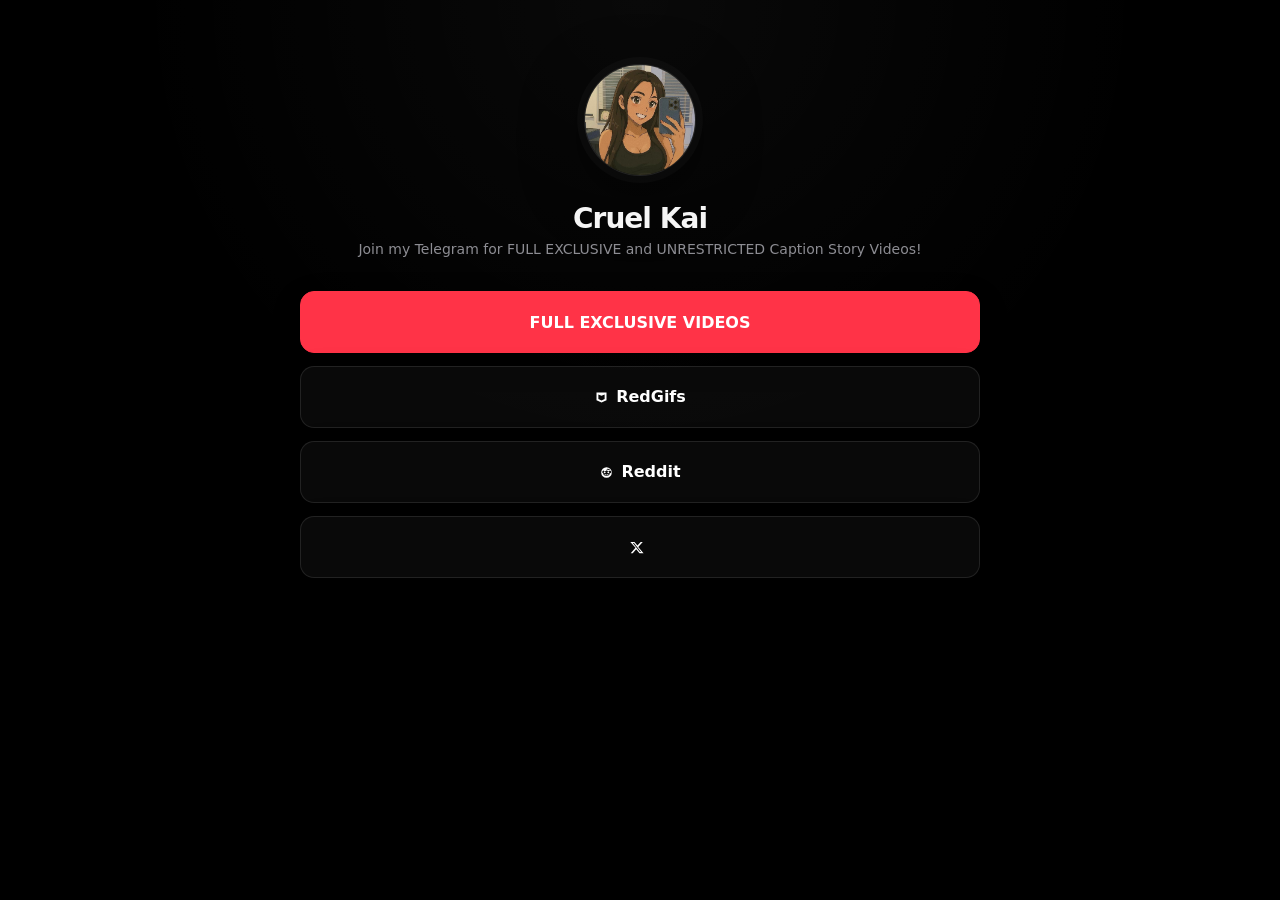
<file: index.html>
<!doctype html>
<html lang="en">
<head><meta charset="utf-8"><meta name="viewport" content="width=device-width,initial-scale=1"><meta name="theme-color" content="#000"><title>Cruel Kai</title><link rel="stylesheet" href="styles.css"></head>
<body><main class="page">
<section class="profile"><img class="avatar" src="profile.jpeg" alt="Cruel Kai profile picture"><h1 class="name">Cruel Kai</h1><p class="handle">Join my Telegram for FULL EXCLUSIVE and UNRESTRICTED Caption Story Videos!</p></section>
<nav class="links" aria-label="Links">
<a class="link primary" href="exclusive-warning.html">FULL EXCLUSIVE VIDEOS</a>
<a class="link" href="https://www.redgifs.com/users/cruelkai" target="_blank" rel="noopener noreferrer"><svg viewBox="0 0 24 24" aria-hidden="true"><path d="M4 4h16v12.5L12 20l-8-3.5V4Zm3 3v7.5l5 2.2 5-2.2V7l-5 2.2L7 7Z"/></svg><span>RedGifs</span></a>
<a class="link" href="https://www.reddit.com/user/CruelKai/" target="_blank" rel="noopener noreferrer"><svg viewBox="0 0 24 24" aria-hidden="true"><path d="M14.9 10.2a1.5 1.5 0 1 0 1.5 1.5 1.5 1.5 0 0 0-1.5-1.5Zm-5.8 0a1.5 1.5 0 1 0 1.5 1.5 1.5 1.5 0 0 0-1.5-1.5ZM12 3.5a8.5 8.5 0 1 0 8.5 8.5A8.5 8.5 0 0 0 12 3.5Zm5.3 9.5c-.1 2.6-2.4 4.5-5.3 4.5s-5.2-1.9-5.3-4.5a2 2 0 1 1 2.1-3.2 7.1 7.1 0 0 1 3.2-.8l.8-3.2 2.3.5a1.1 1.1 0 1 1-.2 1.1l-1.6-.3-.5 2a7 7 0 0 1 3.1.8 2 2 0 1 1 2.1 3.1c0 .1 0 .1 0 .2Zm-3.1 1.7c-.6.5-1.4.8-2.2.8s-1.6-.3-2.2-.8a.5.5 0 0 0-.7.7c.8.8 1.8 1.1 2.9 1.1s2.1-.4 2.9-1.1a.5.5 0 0 0-.7-.7Z"/></svg><span>Reddit</span></a>
<a class="link" href="https://x.com/cruelkai69" target="_blank" rel="noopener noreferrer"><svg viewBox="0 0 24 24" aria-hidden="true"><path d="M18.7 3H22l-7.2 8.2L23.3 21h-6.6l-5.2-6.3L6 21H2.7l7.7-8.8L2.1 3h6.7l4.7 5.7L18.7 3Zm-1.2 16h1.8L7.9 4.9H6L17.5 19Z"/></svg><span></span></a>
</nav>
<footer class="footer"></footer>
</main></body></html>
</file>
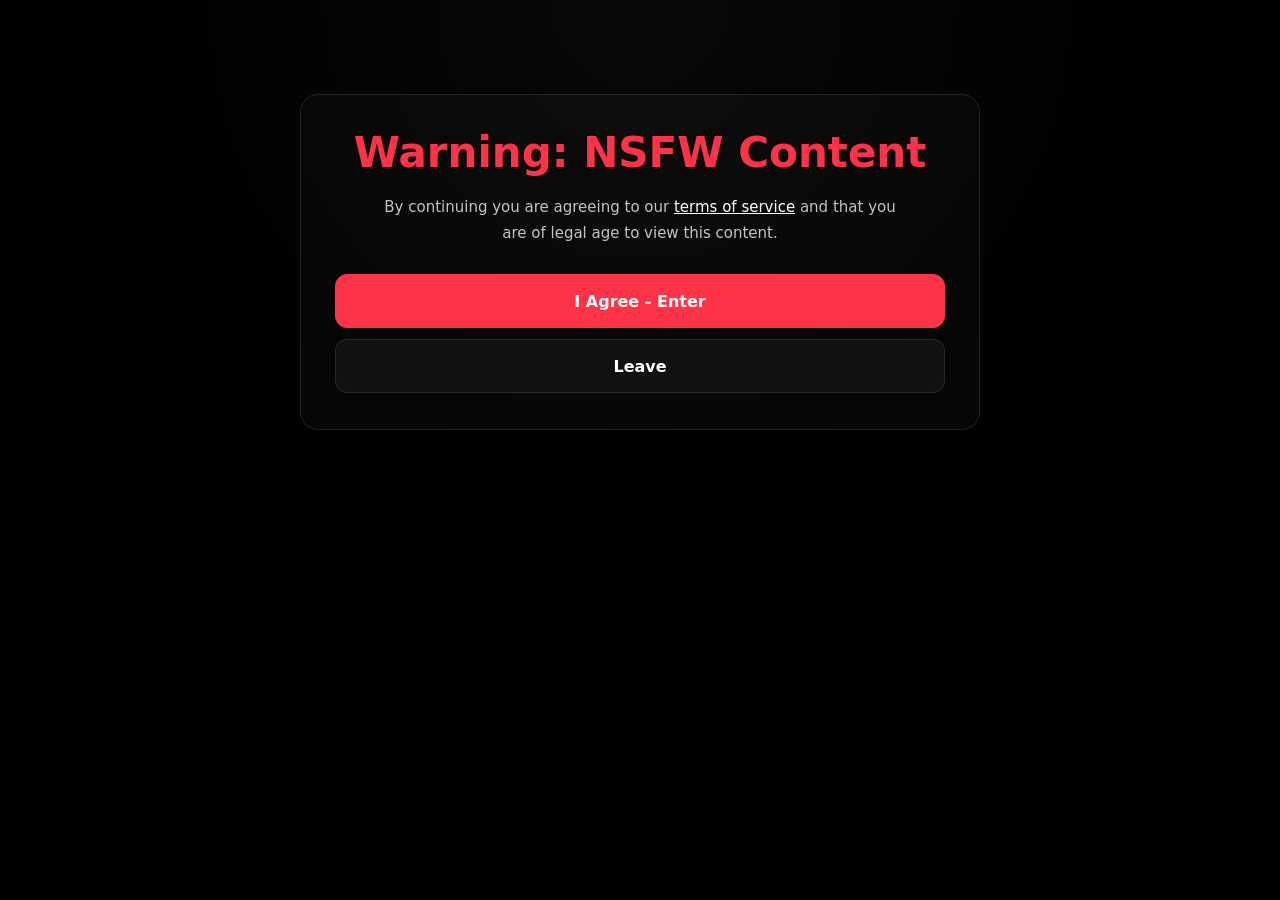
<file: exclusive-warning.html>
<!doctype html><html lang="en"><head><meta charset="utf-8"><meta name="viewport" content="width=device-width,initial-scale=1"><title>Warning — Cruel Kai</title><link rel="stylesheet" href="styles.css"></head><body><main class="page"><section class="card"><h1 class="warning">Warning: NSFW Content</h1><p class="body-copy">By continuing you are agreeing to our <a href="terms.html">terms of service</a> and that you are of legal age to view this content.</p><div class="actions"><a class="button enter" href="https://t.me/CruelKaiBot">I Agree - Enter</a><a class="button" href="index.html">Leave</a></div></section></main></body></html>
</file>
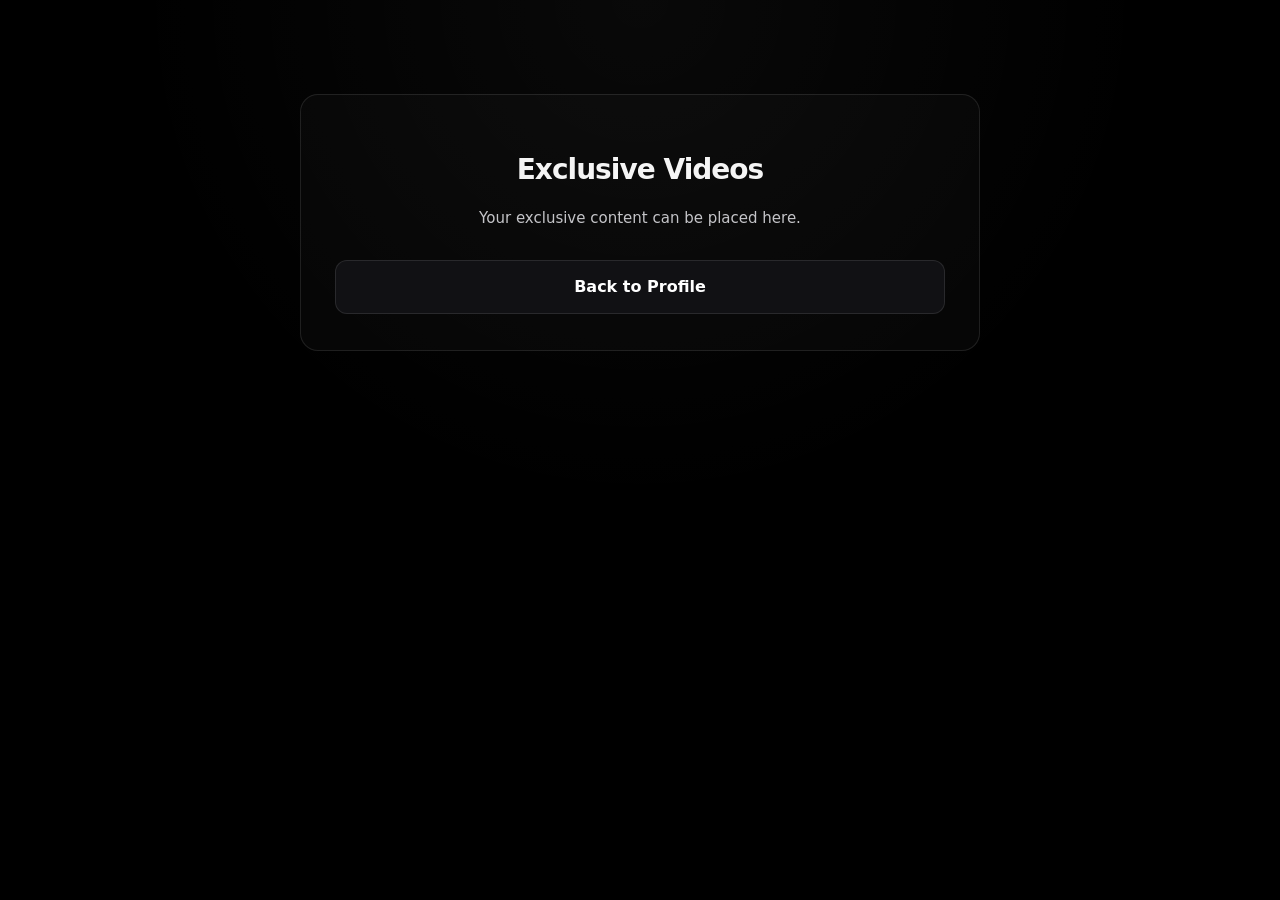
<file: exclusive.html>
<!doctype html><html lang="en"><head><meta charset="utf-8"><meta name="viewport" content="width=device-width,initial-scale=1"><title>Exclusive — Cruel Kai</title><link rel="stylesheet" href="styles.css"></head><body><main class="page"><section class="card"><h1 class="name">Exclusive Videos</h1><p class="body-copy">Your exclusive content can be placed here.</p><div class="actions"><a class="button" href="index.html">Back to Profile</a></div></section></main></body></html>
</file>
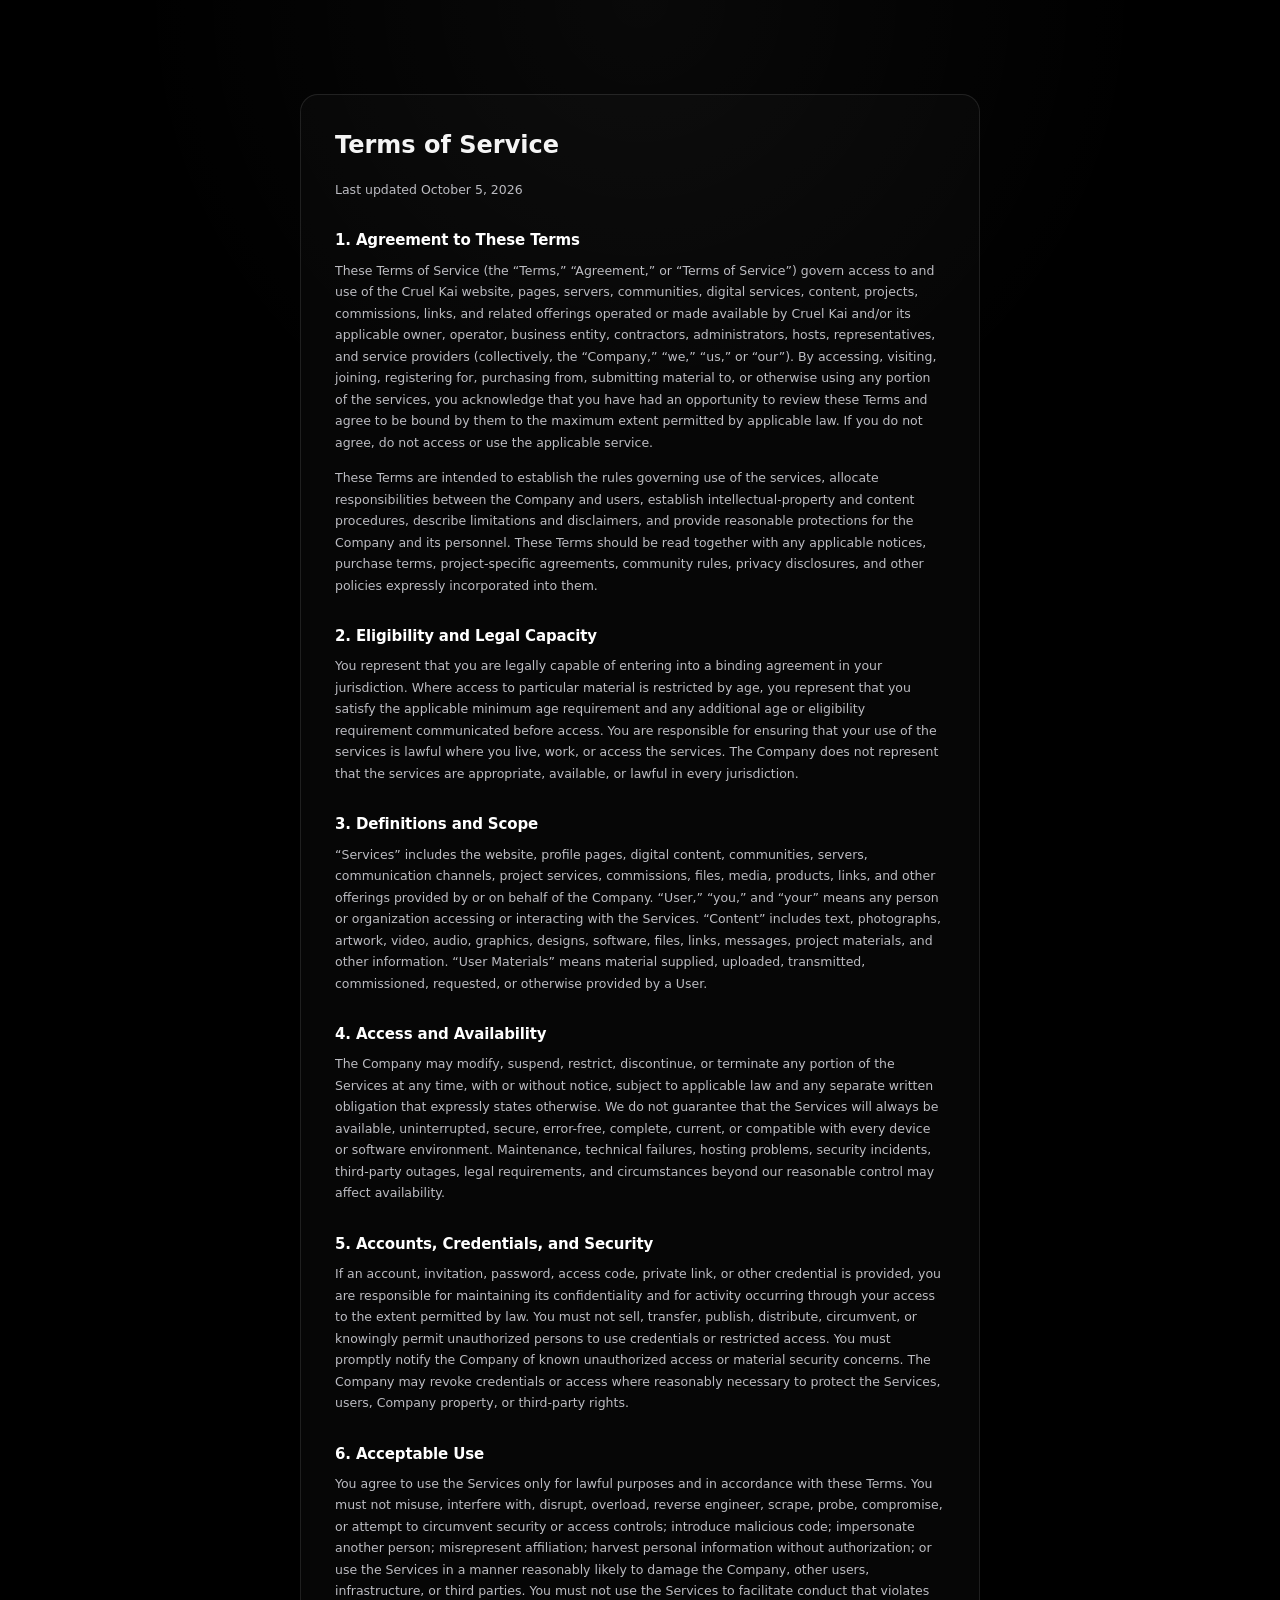
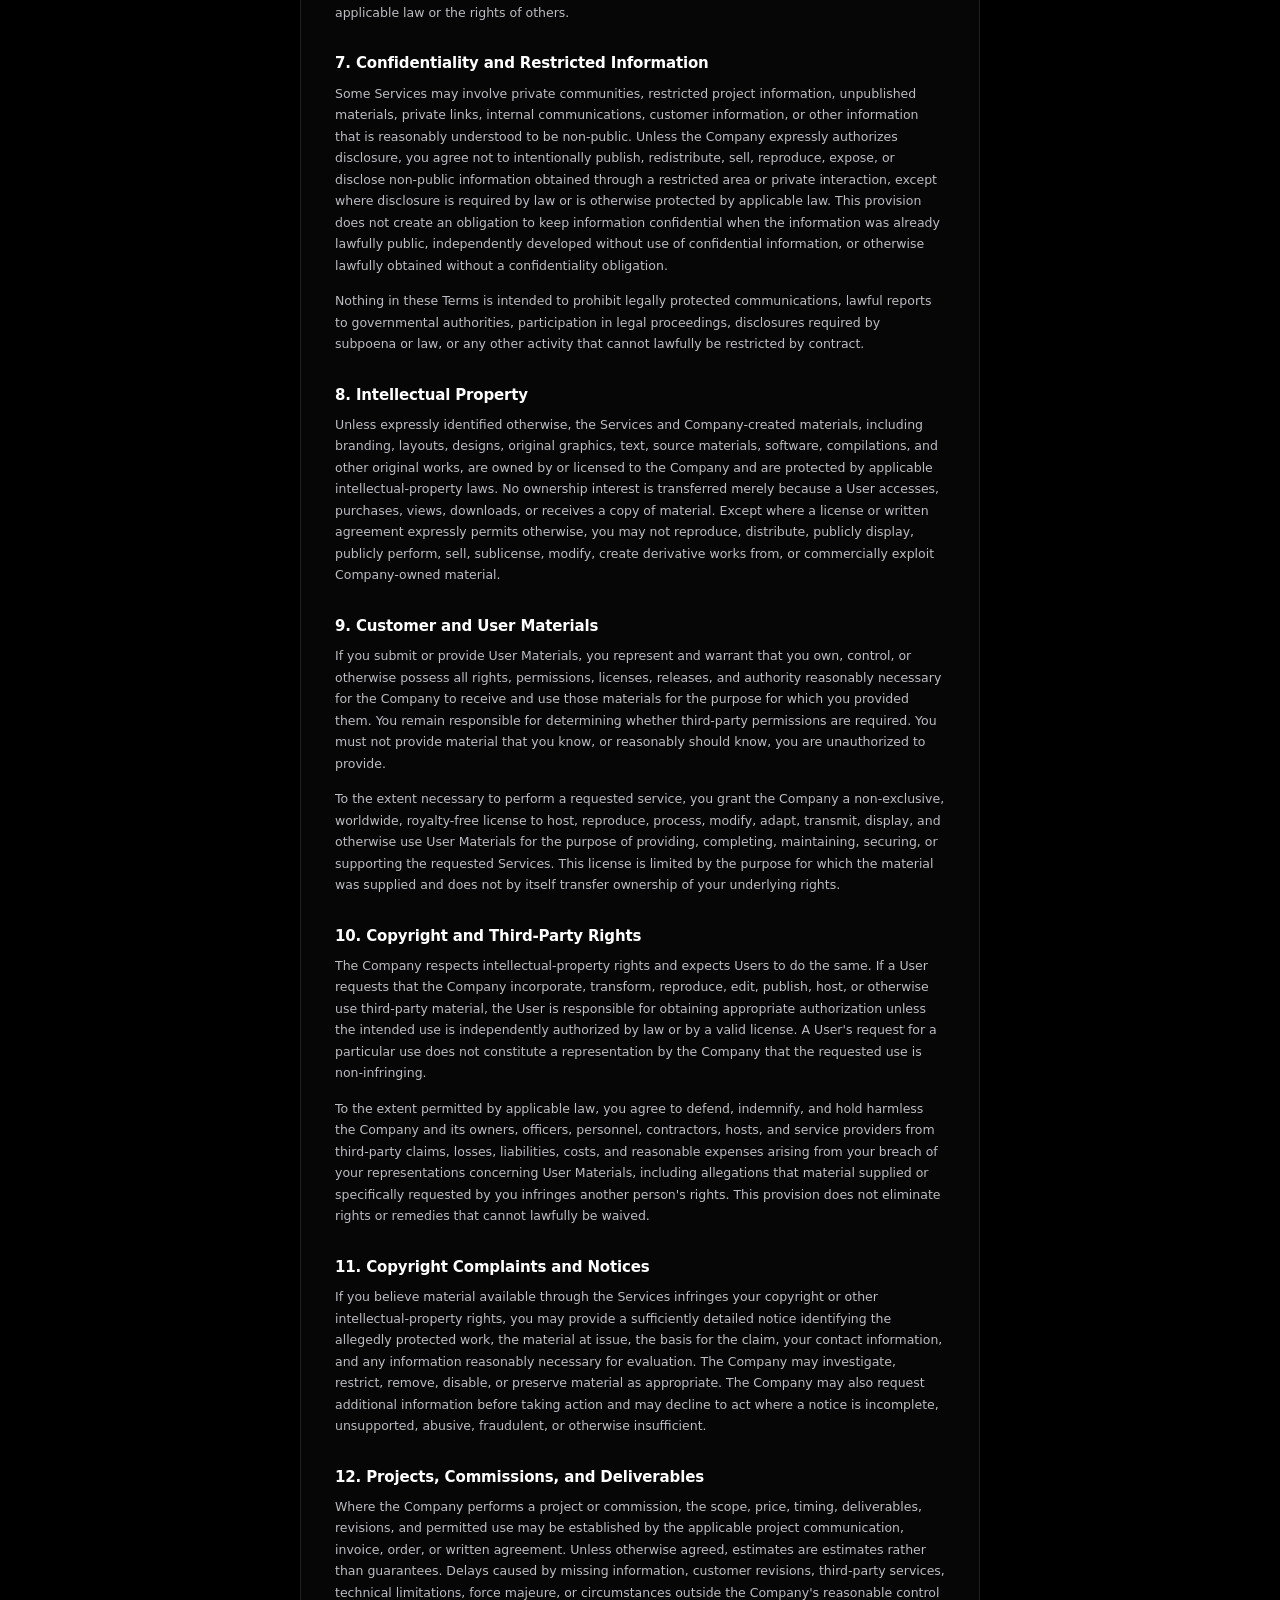
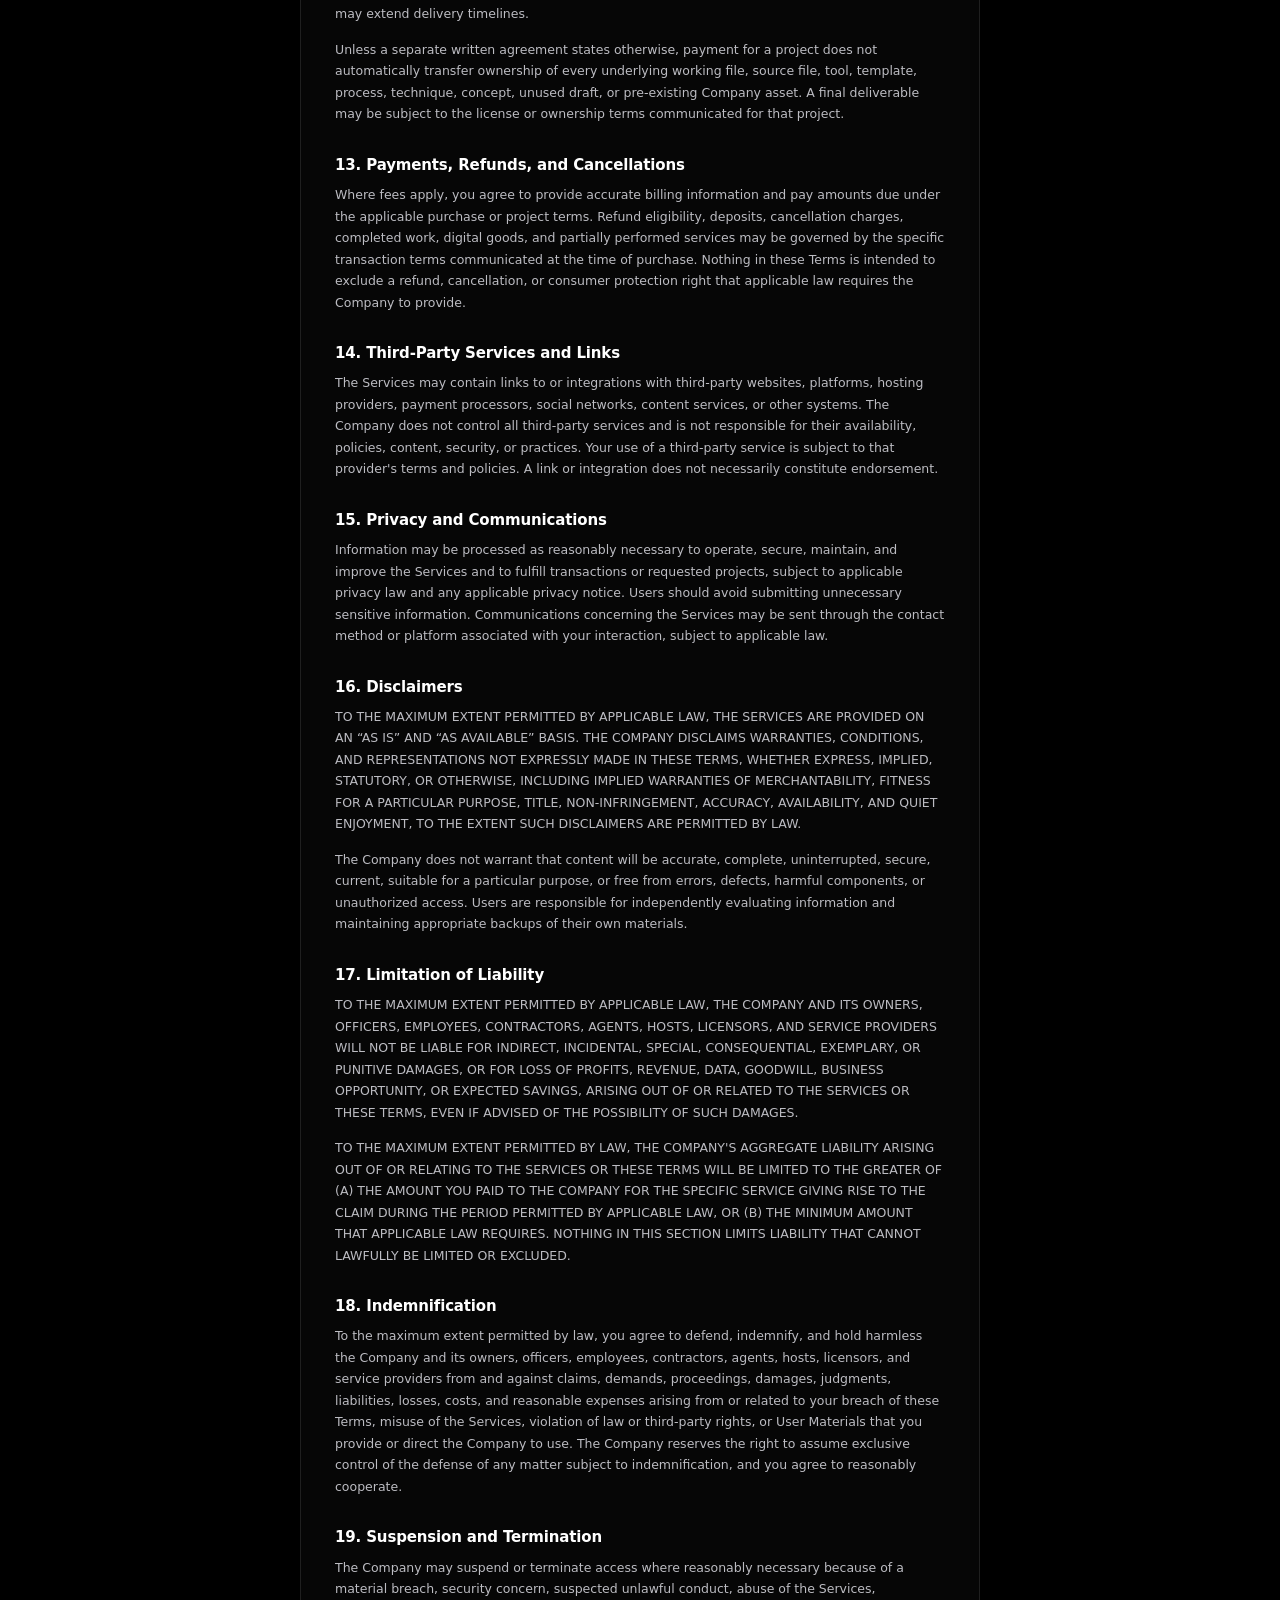
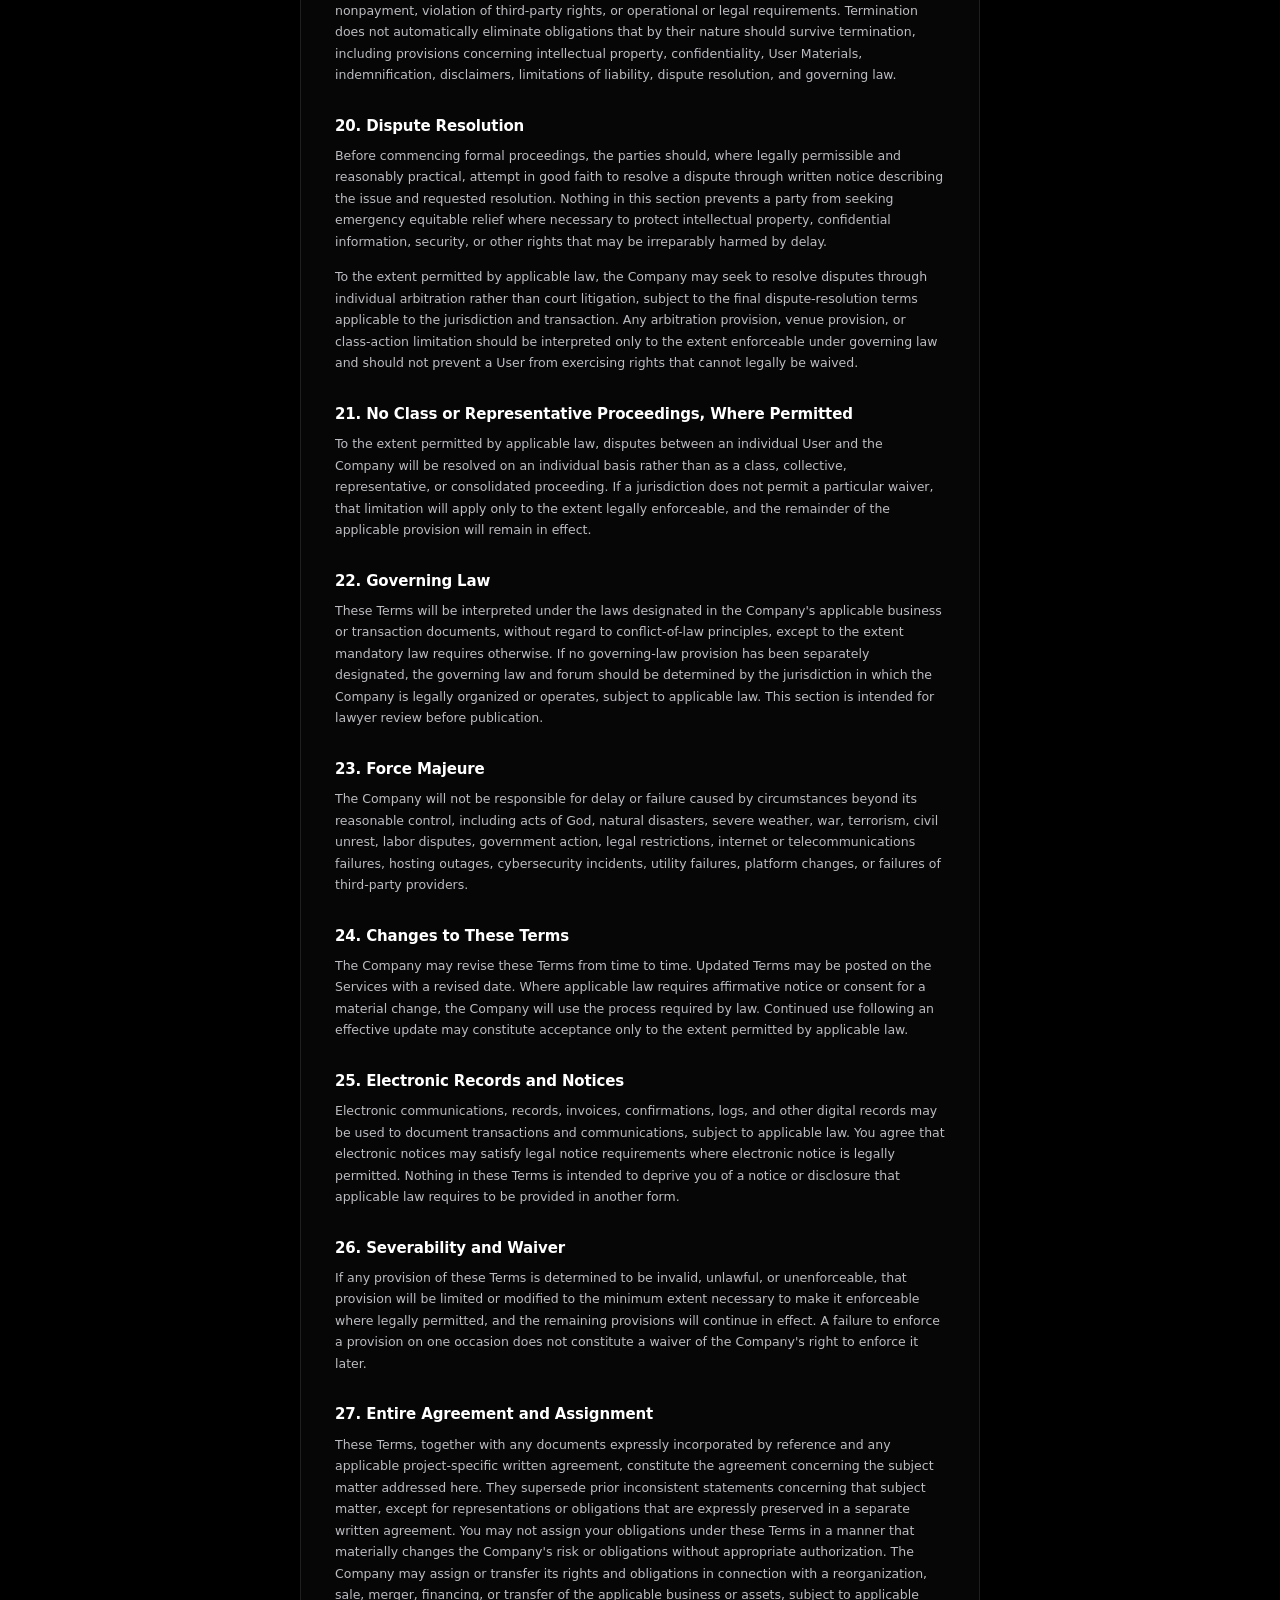
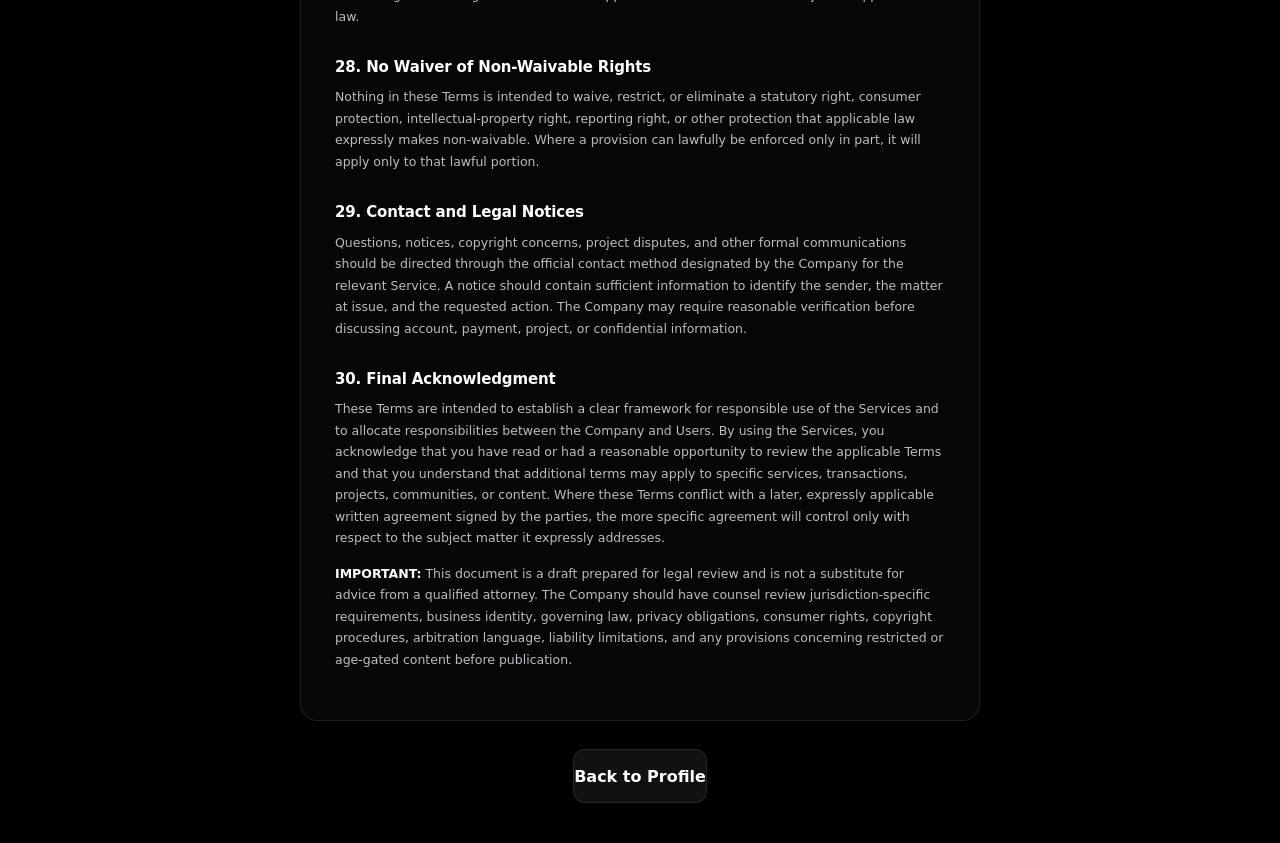
<file: terms.html>
<!doctype html>
<html lang="en">
<head>
<meta charset="utf-8">
<meta name="viewport" content="width=device-width,initial-scale=1">
<title>Terms of Service — Cruel Kai</title>
<link rel="stylesheet" href="styles.css">
</head>
<body>
<main class="page">
<section class="terms">
<h1>Terms of Service</h1>
<p class="terms-updated">Last updated October 5, 2026</p>

<h2>1. Agreement to These Terms</h2>
<p>These Terms of Service (the “Terms,” “Agreement,” or “Terms of Service”) govern access to and use of the Cruel Kai website, pages, servers, communities, digital services, content, projects, commissions, links, and related offerings operated or made available by Cruel Kai and/or its applicable owner, operator, business entity, contractors, administrators, hosts, representatives, and service providers (collectively, the “Company,” “we,” “us,” or “our”). By accessing, visiting, joining, registering for, purchasing from, submitting material to, or otherwise using any portion of the services, you acknowledge that you have had an opportunity to review these Terms and agree to be bound by them to the maximum extent permitted by applicable law. If you do not agree, do not access or use the applicable service.</p>
<p>These Terms are intended to establish the rules governing use of the services, allocate responsibilities between the Company and users, establish intellectual-property and content procedures, describe limitations and disclaimers, and provide reasonable protections for the Company and its personnel. These Terms should be read together with any applicable notices, purchase terms, project-specific agreements, community rules, privacy disclosures, and other policies expressly incorporated into them.</p>

<h2>2. Eligibility and Legal Capacity</h2>
<p>You represent that you are legally capable of entering into a binding agreement in your jurisdiction. Where access to particular material is restricted by age, you represent that you satisfy the applicable minimum age requirement and any additional age or eligibility requirement communicated before access. You are responsible for ensuring that your use of the services is lawful where you live, work, or access the services. The Company does not represent that the services are appropriate, available, or lawful in every jurisdiction.</p>

<h2>3. Definitions and Scope</h2>
<p>“Services” includes the website, profile pages, digital content, communities, servers, communication channels, project services, commissions, files, media, products, links, and other offerings provided by or on behalf of the Company. “User,” “you,” and “your” means any person or organization accessing or interacting with the Services. “Content” includes text, photographs, artwork, video, audio, graphics, designs, software, files, links, messages, project materials, and other information. “User Materials” means material supplied, uploaded, transmitted, commissioned, requested, or otherwise provided by a User.</p>

<h2>4. Access and Availability</h2>
<p>The Company may modify, suspend, restrict, discontinue, or terminate any portion of the Services at any time, with or without notice, subject to applicable law and any separate written obligation that expressly states otherwise. We do not guarantee that the Services will always be available, uninterrupted, secure, error-free, complete, current, or compatible with every device or software environment. Maintenance, technical failures, hosting problems, security incidents, third-party outages, legal requirements, and circumstances beyond our reasonable control may affect availability.</p>

<h2>5. Accounts, Credentials, and Security</h2>
<p>If an account, invitation, password, access code, private link, or other credential is provided, you are responsible for maintaining its confidentiality and for activity occurring through your access to the extent permitted by law. You must not sell, transfer, publish, distribute, circumvent, or knowingly permit unauthorized persons to use credentials or restricted access. You must promptly notify the Company of known unauthorized access or material security concerns. The Company may revoke credentials or access where reasonably necessary to protect the Services, users, Company property, or third-party rights.</p>

<h2>6. Acceptable Use</h2>
<p>You agree to use the Services only for lawful purposes and in accordance with these Terms. You must not misuse, interfere with, disrupt, overload, reverse engineer, scrape, probe, compromise, or attempt to circumvent security or access controls; introduce malicious code; impersonate another person; misrepresent affiliation; harvest personal information without authorization; or use the Services in a manner reasonably likely to damage the Company, other users, infrastructure, or third parties. You must not use the Services to facilitate conduct that violates applicable law or the rights of others.</p>

<h2>7. Confidentiality and Restricted Information</h2>
<p>Some Services may involve private communities, restricted project information, unpublished materials, private links, internal communications, customer information, or other information that is reasonably understood to be non-public. Unless the Company expressly authorizes disclosure, you agree not to intentionally publish, redistribute, sell, reproduce, expose, or disclose non-public information obtained through a restricted area or private interaction, except where disclosure is required by law or is otherwise protected by applicable law. This provision does not create an obligation to keep information confidential when the information was already lawfully public, independently developed without use of confidential information, or otherwise lawfully obtained without a confidentiality obligation.</p>
<p>Nothing in these Terms is intended to prohibit legally protected communications, lawful reports to governmental authorities, participation in legal proceedings, disclosures required by subpoena or law, or any other activity that cannot lawfully be restricted by contract.</p>

<h2>8. Intellectual Property</h2>
<p>Unless expressly identified otherwise, the Services and Company-created materials, including branding, layouts, designs, original graphics, text, source materials, software, compilations, and other original works, are owned by or licensed to the Company and are protected by applicable intellectual-property laws. No ownership interest is transferred merely because a User accesses, purchases, views, downloads, or receives a copy of material. Except where a license or written agreement expressly permits otherwise, you may not reproduce, distribute, publicly display, publicly perform, sell, sublicense, modify, create derivative works from, or commercially exploit Company-owned material.</p>

<h2>9. Customer and User Materials</h2>
<p>If you submit or provide User Materials, you represent and warrant that you own, control, or otherwise possess all rights, permissions, licenses, releases, and authority reasonably necessary for the Company to receive and use those materials for the purpose for which you provided them. You remain responsible for determining whether third-party permissions are required. You must not provide material that you know, or reasonably should know, you are unauthorized to provide.</p>
<p>To the extent necessary to perform a requested service, you grant the Company a non-exclusive, worldwide, royalty-free license to host, reproduce, process, modify, adapt, transmit, display, and otherwise use User Materials for the purpose of providing, completing, maintaining, securing, or supporting the requested Services. This license is limited by the purpose for which the material was supplied and does not by itself transfer ownership of your underlying rights.</p>

<h2>10. Copyright and Third-Party Rights</h2>
<p>The Company respects intellectual-property rights and expects Users to do the same. If a User requests that the Company incorporate, transform, reproduce, edit, publish, host, or otherwise use third-party material, the User is responsible for obtaining appropriate authorization unless the intended use is independently authorized by law or by a valid license. A User's request for a particular use does not constitute a representation by the Company that the requested use is non-infringing.</p>
<p>To the extent permitted by applicable law, you agree to defend, indemnify, and hold harmless the Company and its owners, officers, personnel, contractors, hosts, and service providers from third-party claims, losses, liabilities, costs, and reasonable expenses arising from your breach of your representations concerning User Materials, including allegations that material supplied or specifically requested by you infringes another person's rights. This provision does not eliminate rights or remedies that cannot lawfully be waived.</p>

<h2>11. Copyright Complaints and Notices</h2>
<p>If you believe material available through the Services infringes your copyright or other intellectual-property rights, you may provide a sufficiently detailed notice identifying the allegedly protected work, the material at issue, the basis for the claim, your contact information, and any information reasonably necessary for evaluation. The Company may investigate, restrict, remove, disable, or preserve material as appropriate. The Company may also request additional information before taking action and may decline to act where a notice is incomplete, unsupported, abusive, fraudulent, or otherwise insufficient.</p>

<h2>12. Projects, Commissions, and Deliverables</h2>
<p>Where the Company performs a project or commission, the scope, price, timing, deliverables, revisions, and permitted use may be established by the applicable project communication, invoice, order, or written agreement. Unless otherwise agreed, estimates are estimates rather than guarantees. Delays caused by missing information, customer revisions, third-party services, technical limitations, force majeure, or circumstances outside the Company's reasonable control may extend delivery timelines.</p>
<p>Unless a separate written agreement states otherwise, payment for a project does not automatically transfer ownership of every underlying working file, source file, tool, template, process, technique, concept, unused draft, or pre-existing Company asset. A final deliverable may be subject to the license or ownership terms communicated for that project.</p>

<h2>13. Payments, Refunds, and Cancellations</h2>
<p>Where fees apply, you agree to provide accurate billing information and pay amounts due under the applicable purchase or project terms. Refund eligibility, deposits, cancellation charges, completed work, digital goods, and partially performed services may be governed by the specific transaction terms communicated at the time of purchase. Nothing in these Terms is intended to exclude a refund, cancellation, or consumer protection right that applicable law requires the Company to provide.</p>

<h2>14. Third-Party Services and Links</h2>
<p>The Services may contain links to or integrations with third-party websites, platforms, hosting providers, payment processors, social networks, content services, or other systems. The Company does not control all third-party services and is not responsible for their availability, policies, content, security, or practices. Your use of a third-party service is subject to that provider's terms and policies. A link or integration does not necessarily constitute endorsement.</p>

<h2>15. Privacy and Communications</h2>
<p>Information may be processed as reasonably necessary to operate, secure, maintain, and improve the Services and to fulfill transactions or requested projects, subject to applicable privacy law and any applicable privacy notice. Users should avoid submitting unnecessary sensitive information. Communications concerning the Services may be sent through the contact method or platform associated with your interaction, subject to applicable law.</p>

<h2>16. Disclaimers</h2>
<p>TO THE MAXIMUM EXTENT PERMITTED BY APPLICABLE LAW, THE SERVICES ARE PROVIDED ON AN “AS IS” AND “AS AVAILABLE” BASIS. THE COMPANY DISCLAIMS WARRANTIES, CONDITIONS, AND REPRESENTATIONS NOT EXPRESSLY MADE IN THESE TERMS, WHETHER EXPRESS, IMPLIED, STATUTORY, OR OTHERWISE, INCLUDING IMPLIED WARRANTIES OF MERCHANTABILITY, FITNESS FOR A PARTICULAR PURPOSE, TITLE, NON-INFRINGEMENT, ACCURACY, AVAILABILITY, AND QUIET ENJOYMENT, TO THE EXTENT SUCH DISCLAIMERS ARE PERMITTED BY LAW.</p>
<p>The Company does not warrant that content will be accurate, complete, uninterrupted, secure, current, suitable for a particular purpose, or free from errors, defects, harmful components, or unauthorized access. Users are responsible for independently evaluating information and maintaining appropriate backups of their own materials.</p>

<h2>17. Limitation of Liability</h2>
<p>TO THE MAXIMUM EXTENT PERMITTED BY APPLICABLE LAW, THE COMPANY AND ITS OWNERS, OFFICERS, EMPLOYEES, CONTRACTORS, AGENTS, HOSTS, LICENSORS, AND SERVICE PROVIDERS WILL NOT BE LIABLE FOR INDIRECT, INCIDENTAL, SPECIAL, CONSEQUENTIAL, EXEMPLARY, OR PUNITIVE DAMAGES, OR FOR LOSS OF PROFITS, REVENUE, DATA, GOODWILL, BUSINESS OPPORTUNITY, OR EXPECTED SAVINGS, ARISING OUT OF OR RELATED TO THE SERVICES OR THESE TERMS, EVEN IF ADVISED OF THE POSSIBILITY OF SUCH DAMAGES.</p>
<p>TO THE MAXIMUM EXTENT PERMITTED BY LAW, THE COMPANY'S AGGREGATE LIABILITY ARISING OUT OF OR RELATING TO THE SERVICES OR THESE TERMS WILL BE LIMITED TO THE GREATER OF (A) THE AMOUNT YOU PAID TO THE COMPANY FOR THE SPECIFIC SERVICE GIVING RISE TO THE CLAIM DURING THE PERIOD PERMITTED BY APPLICABLE LAW, OR (B) THE MINIMUM AMOUNT THAT APPLICABLE LAW REQUIRES. NOTHING IN THIS SECTION LIMITS LIABILITY THAT CANNOT LAWFULLY BE LIMITED OR EXCLUDED.</p>

<h2>18. Indemnification</h2>
<p>To the maximum extent permitted by law, you agree to defend, indemnify, and hold harmless the Company and its owners, officers, employees, contractors, agents, hosts, licensors, and service providers from and against claims, demands, proceedings, damages, judgments, liabilities, losses, costs, and reasonable expenses arising from or related to your breach of these Terms, misuse of the Services, violation of law or third-party rights, or User Materials that you provide or direct the Company to use. The Company reserves the right to assume exclusive control of the defense of any matter subject to indemnification, and you agree to reasonably cooperate.</p>

<h2>19. Suspension and Termination</h2>
<p>The Company may suspend or terminate access where reasonably necessary because of a material breach, security concern, suspected unlawful conduct, abuse of the Services, nonpayment, violation of third-party rights, or operational or legal requirements. Termination does not automatically eliminate obligations that by their nature should survive termination, including provisions concerning intellectual property, confidentiality, User Materials, indemnification, disclaimers, limitations of liability, dispute resolution, and governing law.</p>

<h2>20. Dispute Resolution</h2>
<p>Before commencing formal proceedings, the parties should, where legally permissible and reasonably practical, attempt in good faith to resolve a dispute through written notice describing the issue and requested resolution. Nothing in this section prevents a party from seeking emergency equitable relief where necessary to protect intellectual property, confidential information, security, or other rights that may be irreparably harmed by delay.</p>
<p>To the extent permitted by applicable law, the Company may seek to resolve disputes through individual arbitration rather than court litigation, subject to the final dispute-resolution terms applicable to the jurisdiction and transaction. Any arbitration provision, venue provision, or class-action limitation should be interpreted only to the extent enforceable under governing law and should not prevent a User from exercising rights that cannot legally be waived.</p>

<h2>21. No Class or Representative Proceedings, Where Permitted</h2>
<p>To the extent permitted by applicable law, disputes between an individual User and the Company will be resolved on an individual basis rather than as a class, collective, representative, or consolidated proceeding. If a jurisdiction does not permit a particular waiver, that limitation will apply only to the extent legally enforceable, and the remainder of the applicable provision will remain in effect.</p>

<h2>22. Governing Law</h2>
<p>These Terms will be interpreted under the laws designated in the Company's applicable business or transaction documents, without regard to conflict-of-law principles, except to the extent mandatory law requires otherwise. If no governing-law provision has been separately designated, the governing law and forum should be determined by the jurisdiction in which the Company is legally organized or operates, subject to applicable law. This section is intended for lawyer review before publication.</p>

<h2>23. Force Majeure</h2>
<p>The Company will not be responsible for delay or failure caused by circumstances beyond its reasonable control, including acts of God, natural disasters, severe weather, war, terrorism, civil unrest, labor disputes, government action, legal restrictions, internet or telecommunications failures, hosting outages, cybersecurity incidents, utility failures, platform changes, or failures of third-party providers.</p>

<h2>24. Changes to These Terms</h2>
<p>The Company may revise these Terms from time to time. Updated Terms may be posted on the Services with a revised date. Where applicable law requires affirmative notice or consent for a material change, the Company will use the process required by law. Continued use following an effective update may constitute acceptance only to the extent permitted by applicable law.</p>

<h2>25. Electronic Records and Notices</h2>
<p>Electronic communications, records, invoices, confirmations, logs, and other digital records may be used to document transactions and communications, subject to applicable law. You agree that electronic notices may satisfy legal notice requirements where electronic notice is legally permitted. Nothing in these Terms is intended to deprive you of a notice or disclosure that applicable law requires to be provided in another form.</p>

<h2>26. Severability and Waiver</h2>
<p>If any provision of these Terms is determined to be invalid, unlawful, or unenforceable, that provision will be limited or modified to the minimum extent necessary to make it enforceable where legally permitted, and the remaining provisions will continue in effect. A failure to enforce a provision on one occasion does not constitute a waiver of the Company's right to enforce it later.</p>

<h2>27. Entire Agreement and Assignment</h2>
<p>These Terms, together with any documents expressly incorporated by reference and any applicable project-specific written agreement, constitute the agreement concerning the subject matter addressed here. They supersede prior inconsistent statements concerning that subject matter, except for representations or obligations that are expressly preserved in a separate written agreement. You may not assign your obligations under these Terms in a manner that materially changes the Company's risk or obligations without appropriate authorization. The Company may assign or transfer its rights and obligations in connection with a reorganization, sale, merger, financing, or transfer of the applicable business or assets, subject to applicable law.</p>

<h2>28. No Waiver of Non-Waivable Rights</h2>
<p>Nothing in these Terms is intended to waive, restrict, or eliminate a statutory right, consumer protection, intellectual-property right, reporting right, or other protection that applicable law expressly makes non-waivable. Where a provision can lawfully be enforced only in part, it will apply only to that lawful portion.</p>

<h2>29. Contact and Legal Notices</h2>
<p>Questions, notices, copyright concerns, project disputes, and other formal communications should be directed through the official contact method designated by the Company for the relevant Service. A notice should contain sufficient information to identify the sender, the matter at issue, and the requested action. The Company may require reasonable verification before discussing account, payment, project, or confidential information.</p>

<h2>30. Final Acknowledgment</h2>
<p>These Terms are intended to establish a clear framework for responsible use of the Services and to allocate responsibilities between the Company and Users. By using the Services, you acknowledge that you have read or had a reasonable opportunity to review the applicable Terms and that you understand that additional terms may apply to specific services, transactions, projects, communities, or content. Where these Terms conflict with a later, expressly applicable written agreement signed by the parties, the more specific agreement will control only with respect to the subject matter it expressly addresses.</p>
<p><strong>IMPORTANT:</strong> This document is a draft prepared for legal review and is not a substitute for advice from a qualified attorney. The Company should have counsel review jurisdiction-specific requirements, business identity, governing law, privacy obligations, consumer rights, copyright procedures, arbitration language, liability limitations, and any provisions concerning restricted or age-gated content before publication.</p>
</section>

<div class="actions"><a class="button" href="index.html">Back to Profile</a></div>
</main>
</body>
</html>
</file>
<file: styles.css>
:root{--bg:#000;--text:#f5f5f5;--muted:#8d8d93;--red:#ff3347;--border:rgba(255,255,255,.1);--hover:#111114}*{box-sizing:border-box}html,body{min-height:100%}body{margin:0;background:radial-gradient(circle at 50% 0%,rgba(255,255,255,.035),transparent 32rem),var(--bg);color:var(--text);font-family:Inter,system-ui,-apple-system,BlinkMacSystemFont,"Segoe UI",sans-serif;-webkit-font-smoothing:antialiased}.page{min-height:100vh;width:min(calc(100% - 32px),680px);margin:auto;padding:64px 0 40px;display:flex;flex-direction:column;align-items:center}.profile{text-align:center}.avatar{width:112px;height:112px;border-radius:50%;object-fit:cover;border:1px solid var(--border);box-shadow:0 0 0 7px rgba(255,255,255,.025),0 18px 60px rgba(0,0,0,.55);background:#0a0a0a}.name{margin:22px 0 6px;font-size:28px;letter-spacing:-.035em;font-weight:700}.handle{margin:0;color:var(--muted);font-size:14px}.links{width:100%;margin-top:34px;display:grid;gap:13px}.link{min-height:62px;padding:17px 22px;border:1px solid var(--border);border-radius:14px;background:rgba(255,255,255,.035);color:#fff;display:flex;align-items:center;justify-content:center;gap:7px;text-decoration:none;font-weight:650;transition:.18s ease;box-shadow:0 10px 30px rgba(0,0,0,.18)}.link:hover{transform:translateY(-2px);background:var(--hover);border-color:rgba(255,255,255,.2)}.link.primary{background:var(--red);border-color:var(--red)}.link svg{width:15px;height:15px;fill:#fff;color:#fff;flex:0 0 15px;display:block;overflow:visible}.link span{line-height:1}.footer{margin-top:auto;padding-top:42px;color:#55555b;font-size:12px}.card,.terms{width:100%;margin-top:30px;padding:36px 34px;border:1px solid var(--border);border-radius:18px;background:rgba(255,255,255,.025);text-align:center}.warning{margin:0;color:var(--red);font-size:clamp(28px,6vw,42px);line-height:1.05}.body-copy{max-width:540px;margin:20px auto 0;color:#c4c4c8;font-size:15px;line-height:1.7}.body-copy a{color:#fff}.actions{display:grid;gap:11px;margin-top:28px}.button{min-height:54px;border:1px solid var(--border);border-radius:12px;background:#111114;color:#fff;display:flex;align-items:center;justify-content:center;text-decoration:none;font-weight:650}.button.enter{background:var(--red);border-color:var(--red)}.terms{text-align:left}.terms h1{margin-top:0}.terms-updated{margin:-8px 0 30px;color:#66666d;font-size:12px}.terms h2{margin:30px 0 9px;color:#fff;font-size:15px;line-height:1.35;letter-spacing:-.01em}.terms p{margin:0 0 14px;color:#bcbcc2;font-size:12.5px;line-height:1.72}.terms strong{color:#fff}@media(max-width:560px){.page{width:calc(100% - 24px);padding-top:42px}.card,.terms{padding:28px 22px}}
</file>
